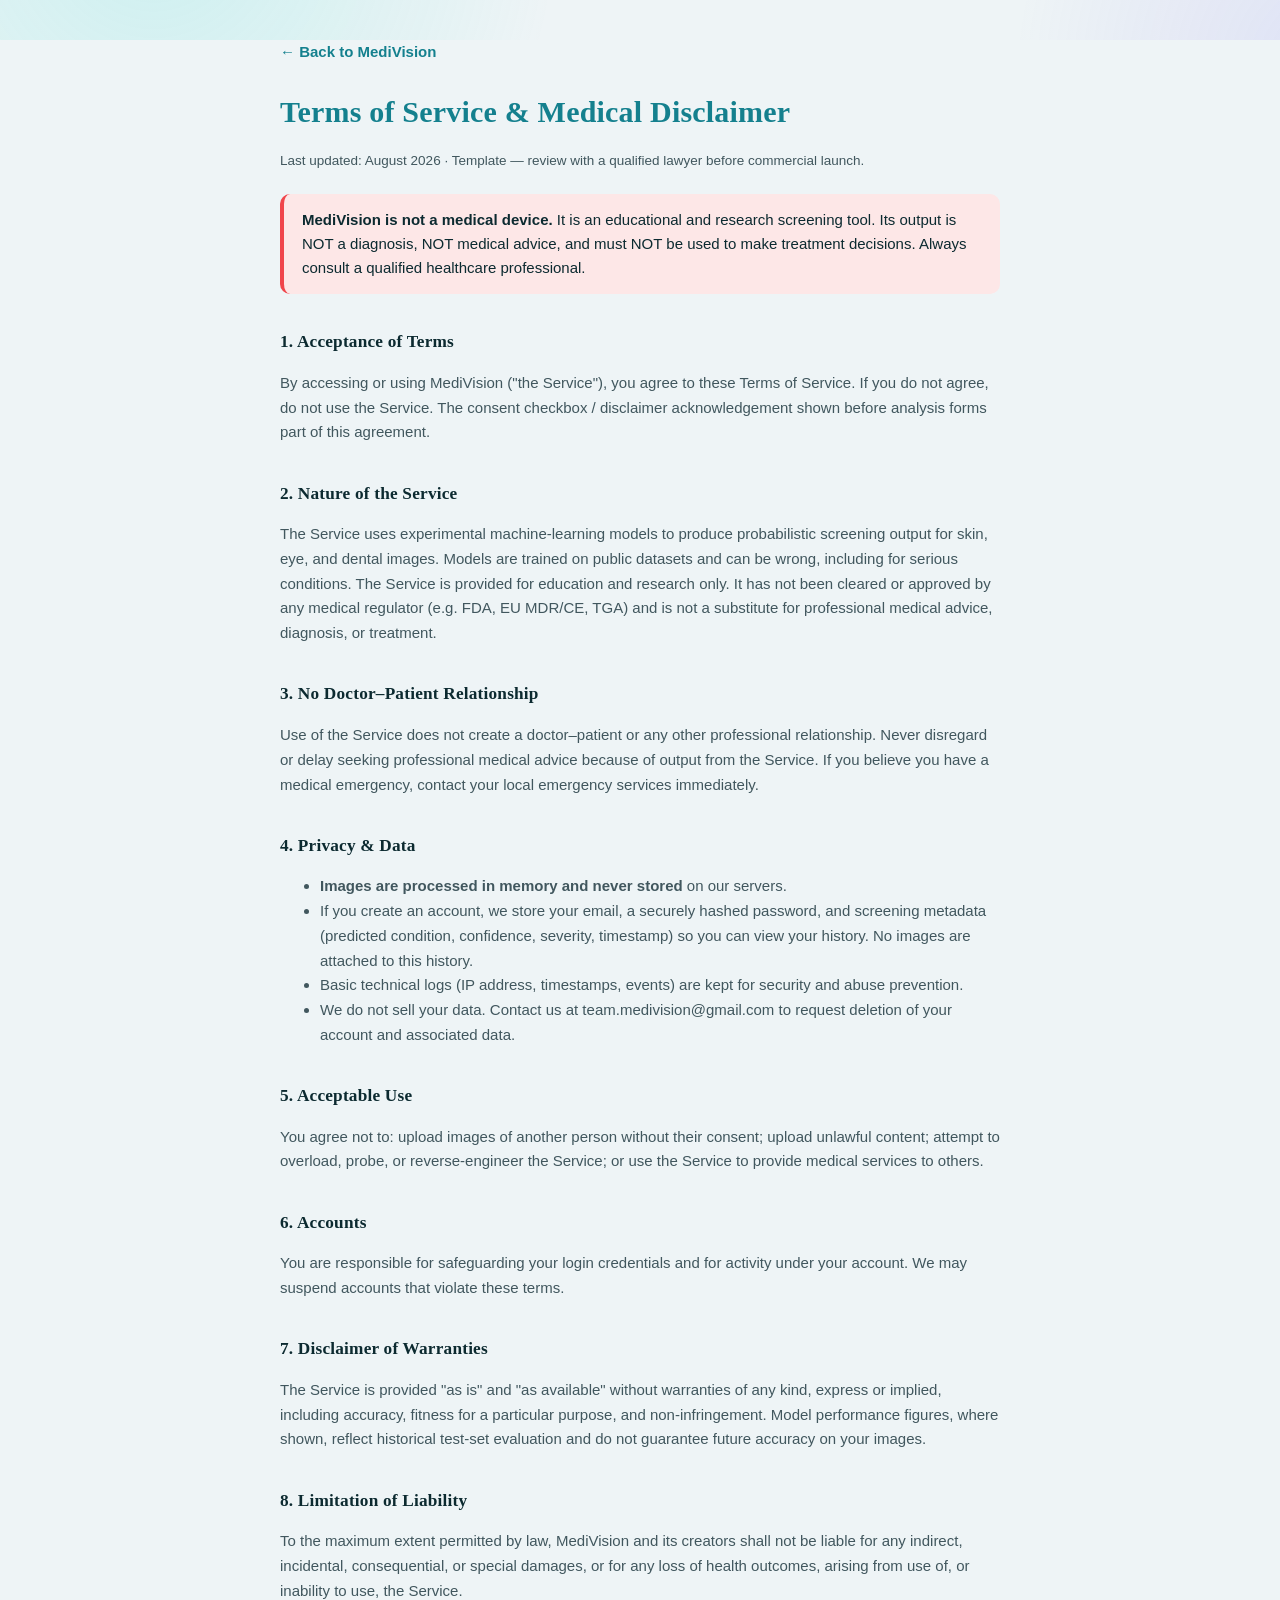
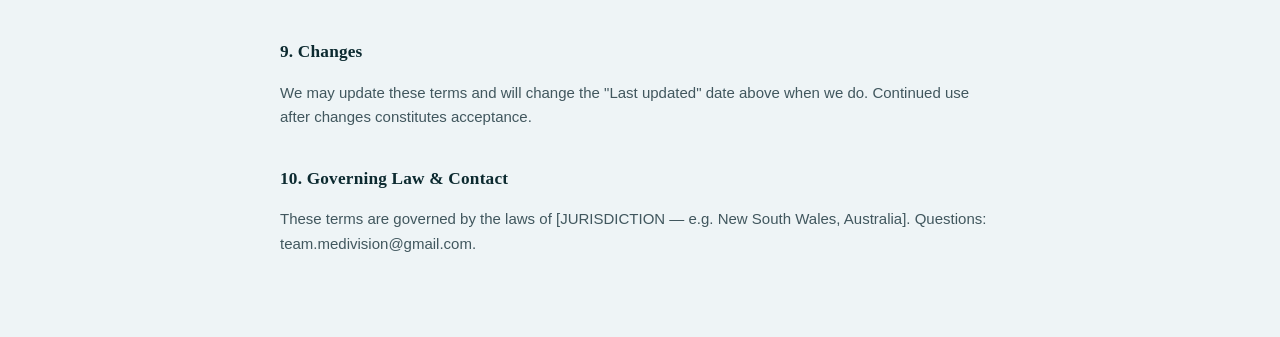
<file: frontend/terms.html>
<!DOCTYPE html>
<html lang="en">
<head>
  <meta charset="UTF-8" />
  <meta name="viewport" content="width=device-width, initial-scale=1.0" />
  <title>MediVision — Terms of Service &amp; Medical Disclaimer</title>
  <link rel="stylesheet" href="css/styles.css" />
  <style>
    .tos-wrap { max-width: 760px; margin: 40px auto 80px; padding: 0 20px; }
    .tos-wrap h1 { color: var(--teal, #14808E); }
    .tos-wrap h2 { margin-top: 2em; font-size: 1.15rem; }
    .tos-wrap p, .tos-wrap li { line-height: 1.65; color: var(--ink-2, #41575E); }
    .tos-updated { color: var(--ink-3, #6E858C); font-size: .9rem; }
    .tos-callout {
      background: var(--danger-soft, #FDE7E7); border-left: 4px solid var(--danger, #F0454B);
      padding: 14px 18px; border-radius: 10px; margin: 22px 0;
    }
    .tos-back { display: inline-block; margin-bottom: 24px; color: var(--teal, #14808E); font-weight: 600; text-decoration: none; }
  </style>
</head>
<body>
  <div class="tos-wrap">
    <a class="tos-back" href="index.html">&larr; Back to MediVision</a>
    <h1>Terms of Service &amp; Medical Disclaimer</h1>
    <p class="tos-updated">Last updated: August 2026 &middot; Template — review with a qualified lawyer before commercial launch.</p>

    <div class="tos-callout">
      <strong>MediVision is not a medical device.</strong> It is an educational and research
      screening tool. Its output is NOT a diagnosis, NOT medical advice, and must NOT be
      used to make treatment decisions. Always consult a qualified healthcare professional.
    </div>

    <h2>1. Acceptance of Terms</h2>
    <p>By accessing or using MediVision ("the Service"), you agree to these Terms of
    Service. If you do not agree, do not use the Service. The consent checkbox / disclaimer
    acknowledgement shown before analysis forms part of this agreement.</p>

    <h2>2. Nature of the Service</h2>
    <p>The Service uses experimental machine-learning models to produce probabilistic
    screening output for skin, eye, and dental images. Models are trained on public
    datasets and can be wrong, including for serious conditions. The Service is provided
    for education and research only. It has not been cleared or approved by any medical
    regulator (e.g. FDA, EU MDR/CE, TGA) and is not a substitute for professional medical
    advice, diagnosis, or treatment.</p>

    <h2>3. No Doctor–Patient Relationship</h2>
    <p>Use of the Service does not create a doctor–patient or any other professional
    relationship. Never disregard or delay seeking professional medical advice because of
    output from the Service. If you believe you have a medical emergency, contact your
    local emergency services immediately.</p>

    <h2>4. Privacy &amp; Data</h2>
    <ul>
      <li><strong>Images are processed in memory and never stored</strong> on our servers.</li>
      <li>If you create an account, we store your email, a securely hashed password, and
      screening metadata (predicted condition, confidence, severity, timestamp) so you can
      view your history. No images are attached to this history.</li>
      <li>Basic technical logs (IP address, timestamps, events) are kept for security and
      abuse prevention.</li>
      <li>We do not sell your data. Contact us at team.medivision@gmail.com to request deletion of
      your account and associated data.</li>
    </ul>

    <h2>5. Acceptable Use</h2>
    <p>You agree not to: upload images of another person without their consent; upload
    unlawful content; attempt to overload, probe, or reverse-engineer the Service; or use
    the Service to provide medical services to others.</p>

    <h2>6. Accounts</h2>
    <p>You are responsible for safeguarding your login credentials and for activity under
    your account. We may suspend accounts that violate these terms.</p>

    <h2>7. Disclaimer of Warranties</h2>
    <p>The Service is provided "as is" and "as available" without warranties of any kind,
    express or implied, including accuracy, fitness for a particular purpose, and
    non-infringement. Model performance figures, where shown, reflect historical test-set
    evaluation and do not guarantee future accuracy on your images.</p>

    <h2>8. Limitation of Liability</h2>
    <p>To the maximum extent permitted by law, MediVision and its creators shall not be
    liable for any indirect, incidental, consequential, or special damages, or for any
    loss of health outcomes, arising from use of, or inability to use, the Service.</p>

    <h2>9. Changes</h2>
    <p>We may update these terms and will change the "Last updated" date above when we do.
    Continued use after changes constitutes acceptance.</p>

    <h2>10. Governing Law &amp; Contact</h2>
    <p>These terms are governed by the laws of [JURISDICTION — e.g. New South Wales,
    Australia]. Questions: team.medivision@gmail.com.</p>
  </div>
</body>
</html>
</file>
<file: frontend/css/styles.css>
/* =========================================================
   MediVision — bold-modern design system
   Light + dark themes, glassmorphism, gradients, motion.
   ========================================================= */
:root {
  /* Brand */
  --teal:        #14808E;
  --teal-deep:   #0C5A66;
  --teal-light:  #2BA6B4;
  --cyan:        #38E1D6;
  --green:       #5FD0A8;
  --green-deep:  #2FAE86;
  --violet:      #7C6CF4;
  --amber:       #F59E0B;
  --amber-text:  #92400E;
  --danger:      #F0454B;
  --danger-deep: #B91C1C;

  /* Gradients */
  --grad-brand:  linear-gradient(135deg, #14808E 0%, #2BA6B4 45%, #38E1D6 100%);
  --grad-cta:    linear-gradient(135deg, #14808E 0%, #2FAE86 100%);
  --grad-violet: linear-gradient(135deg, #2BA6B4 0%, #7C6CF4 100%);
  --grad-warm:   linear-gradient(135deg, #F59E0B 0%, #F0454B 100%);

  /* Light surfaces */
  --bg:          #EEF4F6;
  --bg-2:        #E2ECEF;
  --surface:     #FFFFFF;
  --surface-2:   #F6FAFB;
  --glass:       rgba(255, 255, 255, 0.72);
  --glass-brd:   rgba(255, 255, 255, 0.65);
  --border:      #DCE6EA;
  --border-2:    #E8EFF1;

  /* Text */
  --ink:         #0C2A30;
  --ink-2:       #41575E;
  --ink-3:       #6E858C;

  /* Soft tints */
  --teal-soft:   #E3F2F3;
  --green-soft:  #E2F6EE;
  --amber-soft:  #FEF3C7;
  --danger-soft: #FDE7E7;

  --shadow-sm:   0 1px 3px rgba(12, 42, 48, 0.06);
  --shadow-md:   0 8px 24px rgba(12, 42, 48, 0.10);
  --shadow-lg:   0 20px 48px rgba(12, 42, 48, 0.16);
  --shadow-glow: 0 12px 32px rgba(20, 128, 142, 0.28);

  --radius:      14px;
  --radius-lg:   20px;
  --radius-xl:   28px;
  --serif:       'Georgia', 'Times New Roman', Times, serif;
  --sans:        -apple-system, BlinkMacSystemFont, 'Segoe UI', Roboto, Oxygen,
                 Ubuntu, Cantarell, 'Helvetica Neue', Arial, sans-serif;
  --nav-height:  70px;
}

/* ---------- Dark theme ---------- */
[data-theme="dark"] {
  --bg:          #081519;
  --bg-2:        #0B1E23;
  --surface:     #0F262C;
  --surface-2:   #123038;
  --glass:       rgba(18, 48, 56, 0.62);
  --glass-brd:   rgba(95, 208, 168, 0.18);
  --border:      #1C3A42;
  --border-2:    #21434C;

  --ink:         #EAF6F6;
  --ink-2:       #A9C6CB;
  --ink-3:       #8AA7AC;

  --teal-soft:   #11343B;
  --green-soft:  #0F3A30;
  --amber-soft:  #3A2E0B;
  --danger-soft: #3A1414;

  --shadow-sm:   0 1px 3px rgba(0, 0, 0, 0.4);
  --shadow-md:   0 10px 28px rgba(0, 0, 0, 0.45);
  --shadow-lg:   0 24px 56px rgba(0, 0, 0, 0.55);
  --shadow-glow: 0 12px 36px rgba(56, 225, 214, 0.22);
}

* { box-sizing: border-box; }

html, body {
  margin: 0;
  padding: 0;
  background: var(--bg);
  color: var(--ink);
  font-family: var(--sans);
  font-size: 15px;
  line-height: 1.6;
  transition: background .4s ease, color .4s ease;
}

/* Ambient page background — soft brand aurora */
body::before {
  content: "";
  position: fixed;
  inset: 0;
  z-index: -2;
  background:
    radial-gradient(45rem 45rem at 12% -8%, rgba(56, 225, 214, 0.18), transparent 60%),
    radial-gradient(40rem 40rem at 105% 8%, rgba(124, 108, 244, 0.14), transparent 55%),
    radial-gradient(50rem 50rem at 50% 120%, rgba(47, 174, 134, 0.12), transparent 60%);
  pointer-events: none;
}

/* Medical-motif background layer (cross, heartbeat, cell, DNA) */
.med-bg {
  position: fixed;
  inset: 0;
  z-index: -1;
  color: var(--teal);
  opacity: 0.05;
  pointer-events: none;
}
[data-theme="dark"] .med-bg { color: var(--cyan); opacity: 0.07; }

h1, h2, h3, h4 { font-family: var(--serif); color: var(--ink); margin: 0; letter-spacing: .2px; }

a { color: var(--teal-light); text-decoration: none; }
a:hover { text-decoration: underline; }

::selection { background: rgba(43, 166, 180, 0.28); }

/* =========================================================
   Navbar
   ========================================================= */
.navbar {
  position: sticky;
  top: 0;
  z-index: 50;
  background: var(--glass);
  -webkit-backdrop-filter: saturate(160%) blur(14px);
  backdrop-filter: saturate(160%) blur(14px);
  border-bottom: 1px solid var(--border);
}
.nav-inner {
  max-width: 1220px;
  margin: 0 auto;
  display: flex;
  align-items: center;
  padding: 12px 32px;
  min-height: var(--nav-height);
  gap: 18px;
}
.brand {
  display: inline-flex;
  align-items: center;
  gap: 12px;
  font-family: var(--serif);
  font-size: 22px;
  font-weight: bold;
  color: var(--ink);
  text-decoration: none;
  margin-right: 36px;
}
.brand:hover { text-decoration: none; }
.brand-mark {
  width: 40px;
  height: 40px;
  border-radius: 12px;
  background: var(--grad-brand);
  color: white;
  display: inline-flex;
  align-items: center;
  justify-content: center;
  flex-shrink: 0;
  box-shadow: var(--shadow-glow);
  animation: floaty 6s ease-in-out infinite;
}
.brand-name {
  line-height: 1;
  background: var(--grad-brand);
  -webkit-background-clip: text;
  background-clip: text;
  -webkit-text-fill-color: transparent;
}
.brand-name small {
  display: block;
  -webkit-text-fill-color: var(--ink-3);
  font-family: var(--sans);
  font-size: 10.5px;
  font-weight: 600;
  letter-spacing: 2px;
  text-transform: uppercase;
  margin-top: 2px;
}

.nav-links {
  list-style: none;
  display: flex;
  gap: 30px;
  margin: 0;
  padding: 0;
}
.nav-links a {
  color: var(--ink-2);
  font-size: 14.5px;
  font-weight: 600;
  padding: 6px 2px;
  position: relative;
  transition: color .15s;
}
.nav-links a::after {
  content: "";
  position: absolute;
  left: 0; bottom: -2px;
  width: 0; height: 2px;
  border-radius: 2px;
  background: var(--grad-brand);
  transition: width .2s ease;
}
.nav-links a:hover { color: var(--teal-light); text-decoration: none; }
.nav-links a:hover::after { width: 100%; }
.nav-links a.active { color: var(--teal-light); }
.nav-links a.active::after { width: 100%; }

.nav-right { margin-left: auto; display: flex; align-items: center; gap: 12px; }

.badge {
  font-size: 11.5px;
  font-weight: 700;
  padding: 6px 14px;
  border-radius: 999px;
  white-space: nowrap;
  letter-spacing: .3px;
}
.badge-amber {
  background: var(--amber-soft);
  color: var(--amber-text);
  border: 1px solid rgba(245, 158, 11, .35);
}
[data-theme="dark"] .badge-amber { color: #FCD34D; }

/* Theme toggle */
.theme-toggle {
  width: 40px;
  height: 40px;
  border-radius: 12px;
  border: 1px solid var(--border);
  background: var(--surface);
  color: var(--ink-2);
  display: inline-flex;
  align-items: center;
  justify-content: center;
  cursor: pointer;
  transition: background .2s, color .2s, transform .2s, box-shadow .2s;
}
.theme-toggle:hover { color: var(--teal-light); box-shadow: var(--shadow-sm); transform: translateY(-1px); }
.theme-toggle .icon-moon { display: none; }
[data-theme="dark"] .theme-toggle .icon-sun { display: none; }
[data-theme="dark"] .theme-toggle .icon-moon { display: inline-flex; }

/* =========================================================
   Buttons
   ========================================================= */
.btn {
  display: inline-flex;
  align-items: center;
  justify-content: center;
  gap: 8px;
  padding: 12px 24px;
  font-size: 14px;
  font-weight: 700;
  font-family: var(--sans);
  border-radius: 12px;
  border: 1px solid transparent;
  cursor: pointer;
  transition: transform .15s ease, box-shadow .2s ease, background .2s ease, border-color .2s, color .2s;
}
.btn:active { transform: translateY(1px); }
.btn:disabled { opacity: .45; cursor: not-allowed; }
.btn-primary {
  background: var(--grad-cta);
  color: white;
  box-shadow: var(--shadow-glow);
}
.btn-primary:hover:not(:disabled) { transform: translateY(-2px); box-shadow: 0 16px 40px rgba(20, 128, 142, 0.36); }
.btn-outline {
  background: var(--surface);
  color: var(--teal-light);
  border-color: var(--teal-light);
}
.btn-outline:hover:not(:disabled) { background: var(--teal-soft); transform: translateY(-2px); }
.btn-ghost { background: transparent; color: var(--ink-3); }
.btn-ghost:hover:not(:disabled) { color: var(--teal-light); }
.btn-block { width: 100%; }
.btn-cta { padding: 15px 32px; font-size: 15.5px; border-radius: 14px; }

/* =========================================================
   Screens / containers
   ========================================================= */
.screen { display: none; animation: fadeUp .5s ease both; }
.screen.active { display: block; }

.container {
  max-width: 960px;
  margin: 0 auto;
  padding: 44px 24px 80px;
}
.screen-title {
  font-size: 30px;
  color: var(--ink);
  margin-bottom: 6px;
}
.screen-title.gradient {
  background: var(--grad-brand);
  -webkit-background-clip: text; background-clip: text;
  -webkit-text-fill-color: transparent;
}
.screen-sub { color: var(--ink-3); font-size: 14.5px; margin-bottom: 26px; }

/* =========================================================
   Landing — hero
   ========================================================= */
.hero {
  position: relative;
  text-align: center;
  padding: 86px 24px 36px;
  max-width: 860px;
  margin: 0 auto;
  overflow: hidden;
}
/* Floating blobs behind hero */
.hero-blobs { position: absolute; inset: -40px 0; z-index: -1; pointer-events: none; }
.hero-blobs span {
  position: absolute;
  border-radius: 50%;
  filter: blur(46px);
  opacity: .55;
  animation: drift 14s ease-in-out infinite;
}
.hero-blobs span:nth-child(1){ width:280px;height:280px; left:6%;  top:4%;  background:#38E1D6; }
.hero-blobs span:nth-child(2){ width:240px;height:240px; right:8%; top:0;   background:#7C6CF4; animation-delay:-4s; }
.hero-blobs span:nth-child(3){ width:300px;height:300px; left:38%; top:50%; background:#2FAE86; animation-delay:-8s; }

.hero-eyebrow {
  display: inline-flex;
  align-items: center;
  gap: 8px;
  background: var(--surface);
  border: 1px solid var(--border);
  color: var(--teal-light);
  font-size: 12.5px;
  font-weight: 700;
  letter-spacing: .4px;
  padding: 7px 16px;
  border-radius: 999px;
  box-shadow: var(--shadow-sm);
  margin-bottom: 24px;
}
.hero-eyebrow .dot {
  width: 8px; height: 8px; border-radius: 50%;
  background: var(--green-deep);
  box-shadow: 0 0 0 0 rgba(47, 174, 134, .6);
  animation: ping 1.8s ease-out infinite;
}
.hero-icon {
  width: 84px;
  height: 84px;
  margin: 0 auto 26px;
  border-radius: 26px;
  background: var(--grad-brand);
  color: white;
  display: flex;
  align-items: center;
  justify-content: center;
  position: relative;
  box-shadow: var(--shadow-glow);
  animation: floaty 6s ease-in-out infinite;
}
.hero-icon::after {
  content: "";
  position: absolute;
  inset: -10px;
  border-radius: 32px;
  border: 2px solid rgba(43, 166, 180, .35);
  animation: ping 2.6s ease-out infinite;
}
.hero-title {
  font-size: 46px;
  line-height: 1.1;
  margin-bottom: 16px;
}
.hero-title .accent {
  background: var(--grad-brand);
  -webkit-background-clip: text; background-clip: text;
  -webkit-text-fill-color: transparent;
}
.hero-sub {
  color: var(--ink-2);
  font-size: 17px;
  margin: 0 auto 30px;
  max-width: 660px;
  line-height: 1.7;
}
.hero-cta-row { display: flex; gap: 14px; justify-content: center; flex-wrap: wrap; }

/* Hero illustration */
.hero-figure { max-width: 600px; margin: 40px auto 0; padding: 0 16px; }
.hf { width: 100%; height: auto; display: block; filter: drop-shadow(0 16px 32px rgba(12, 42, 48, 0.12)); }
.hf-frame { fill: var(--surface); stroke: var(--border); stroke-width: 1.5; }
.hf-dot { fill: var(--border); }
.hf-photo { fill: var(--teal-soft); stroke: var(--border); stroke-width: 1; }
.hf-blob { fill: rgba(240, 69, 75, 0.18); }
.hf-blob2 { fill: rgba(245, 158, 11, 0.28); }
.hf-lesion { fill: rgba(150, 60, 45, 0.6); }
.hf-bracket { fill: none; stroke: var(--cyan); stroke-width: 2.5; stroke-linecap: round; }
.hf-scan { fill: var(--cyan); opacity: 0.75; animation: hfscan 2.8s ease-in-out infinite; }
.hf-arrow { fill: none; stroke: var(--teal-light); stroke-width: 2; }
.hf-ah { fill: var(--teal-light); }
.hf-card { fill: var(--surface-2); stroke: var(--border); stroke-width: 1; }
.hf-ring-track { fill: none; stroke: var(--border-2); stroke-width: 6; }
.hf-ring { fill: none; stroke: url(#hfgrad); stroke-width: 6; }
.hf-pct { fill: var(--ink); font-family: var(--serif); font-weight: bold; font-size: 15px; }
.hf-title { fill: var(--ink); font-family: var(--sans); font-weight: 700; font-size: 16px; }
.hf-sub { fill: var(--ink-3); font-family: var(--sans); font-size: 12px; }
.hf-bar-tr { fill: var(--border-2); }
.hf-bar { fill: var(--teal-light); }
.hf-bar2 { fill: var(--green); }
@keyframes hfscan { 0%, 100% { transform: translateY(0); } 50% { transform: translateY(155px); } }

/* Hero stat strip */
.hero-stats {
  display: flex;
  justify-content: center;
  flex-wrap: wrap;
  gap: 14px;
  max-width: 720px;
  margin: 40px auto 0;
  padding: 0 24px;
}
.stat-chip {
  flex: 1 1 150px;
  background: var(--glass);
  -webkit-backdrop-filter: blur(10px);
  backdrop-filter: blur(10px);
  border: 1px solid var(--border);
  border-radius: var(--radius);
  padding: 16px 18px;
  text-align: center;
  box-shadow: var(--shadow-sm);
}
.stat-num {
  font-family: var(--serif);
  font-size: 30px;
  font-weight: bold;
  background: var(--grad-brand);
  -webkit-background-clip: text; background-clip: text;
  -webkit-text-fill-color: transparent;
  line-height: 1;
}
.stat-label { font-size: 12.5px; color: var(--ink-3); margin-top: 6px; font-weight: 600; letter-spacing: .3px; }

/* =========================================================
   Domain cards
   ========================================================= */
.domain-hint {
  max-width: 760px;
  margin: 56px auto 0;
  padding: 0 24px;
  text-align: center;
  color: var(--ink-3);
  font-size: 14px;
}
.domain-cards {
  display: grid;
  grid-template-columns: repeat(3, 1fr);
  gap: 22px;
  max-width: 1120px;
  margin: 22px auto 48px;
  padding: 0 24px;
}
.domain-card {
  position: relative;
  background: var(--surface);
  border: 1px solid var(--border);
  border-radius: var(--radius-lg);
  padding: 28px 26px 22px;
  text-align: left;
  cursor: pointer;
  transition: border-color .2s, box-shadow .25s, transform .25s;
  font-family: inherit;
  display: flex;
  flex-direction: column;
  min-height: 270px;
  overflow: hidden;
}
.domain-card::before {
  content: "";
  position: absolute;
  inset: 0 0 auto 0;
  height: 4px;
  background: var(--grad-brand);
  transform: scaleX(0);
  transform-origin: left;
  transition: transform .3s ease;
}
.domain-card:hover { border-color: transparent; box-shadow: var(--shadow-lg); transform: translateY(-6px); }
.domain-card:hover::before { transform: scaleX(1); }
.domain-card:hover .domain-foot { color: var(--teal-light); gap: 10px; }
.domain-icon {
  width: 62px;
  height: 62px;
  border-radius: 16px;
  background: var(--teal-soft);
  color: var(--teal);
  display: flex;
  align-items: center;
  justify-content: center;
  margin-bottom: 16px;
  transition: transform .25s ease;
}
[data-theme="dark"] .domain-icon { color: var(--cyan); }
.domain-card:hover .domain-icon { transform: scale(1.06) rotate(-3deg); }
.domain-card h3 { font-size: 20px; margin-bottom: 4px; color: var(--ink); }
.domain-sub { font-size: 12.5px; color: var(--teal-light); margin-bottom: 14px; font-weight: 700; letter-spacing: .3px; text-transform: uppercase; }
.domain-detect { font-size: 13.5px; color: var(--ink-2); line-height: 1.55; flex: 1; }
.domain-detect strong { color: var(--ink); }
.domain-chips { display: flex; flex-wrap: wrap; gap: 6px; margin: 12px 0 4px; }
.domain-chips span {
  font-size: 11px;
  font-weight: 600;
  color: var(--ink-2);
  background: var(--surface-2);
  border: 1px solid var(--border);
  padding: 3px 9px;
  border-radius: 999px;
}
.domain-foot {
  font-size: 12.5px;
  color: var(--ink-3);
  margin-top: 16px;
  font-weight: 700;
  letter-spacing: .3px;
  display: inline-flex;
  align-items: center;
  gap: 6px;
  transition: color .2s, gap .2s;
}

/* =========================================================
   Disclaimer banner + proceed CTA
   ========================================================= */
.disclaimer-banner {
  display: flex;
  gap: 14px;
  align-items: flex-start;
  max-width: 1120px;
  margin: 8px auto;
  padding: 16px 20px;
  background: var(--amber-soft);
  border: 1px solid rgba(245, 158, 11, .35);
  color: var(--amber-text);
  border-radius: var(--radius);
  font-size: 13.5px;
  line-height: 1.55;
}
[data-theme="dark"] .disclaimer-banner { color: #FCD34D; }
.disclaimer-icon, .info-icon, .alert-dot {
  display: inline-flex;
  align-items: center;
  justify-content: center;
  flex-shrink: 0;
}
.disclaimer-icon { color: var(--amber); margin-top: 2px; }
.proceed-wrap { text-align: center; margin: 18px auto 72px; }

/* =========================================================
   Info sections (How It Works / About)
   ========================================================= */
.info-section { padding: 72px 24px; border-top: 1px solid var(--border); }
.info-section-alt { background: var(--bg-2); }
.info-section-inner { max-width: 1120px; margin: 0 auto; }
.section-eyebrow {
  text-transform: uppercase;
  letter-spacing: 2.5px;
  font-size: 12px;
  font-weight: 800;
  color: var(--green-deep);
  margin-bottom: 10px;
}
.section-title { font-size: 34px; color: var(--ink); margin-bottom: 12px; }
.section-lead { color: var(--ink-2); font-size: 16px; line-height: 1.7; max-width: 780px; margin-bottom: 40px; }

/* How It Works — 4 step grid */
.steps-grid { display: grid; grid-template-columns: repeat(4, 1fr); gap: 20px; }
.step-card {
  background: var(--surface);
  border: 1px solid var(--border);
  border-radius: var(--radius-lg);
  padding: 26px 22px 22px;
  position: relative;
  transition: transform .2s, box-shadow .2s;
}
.step-card:hover { transform: translateY(-4px); box-shadow: var(--shadow-md); }
.step-num {
  position: absolute;
  top: -14px; left: 22px;
  width: 34px; height: 34px;
  border-radius: 50%;
  background: var(--grad-cta);
  color: white;
  font-family: var(--serif);
  font-weight: bold;
  font-size: 15px;
  display: flex; align-items: center; justify-content: center;
  box-shadow: var(--shadow-glow);
}
.step-icon {
  width: 50px; height: 50px;
  border-radius: 14px;
  background: var(--teal-soft);
  color: var(--teal);
  display: flex; align-items: center; justify-content: center;
  margin: 6px 0 14px;
}
[data-theme="dark"] .step-icon { color: var(--cyan); }
.step-card h4 { font-size: 16.5px; color: var(--ink); margin-bottom: 6px; }
.step-card p { font-size: 13.5px; color: var(--ink-2); margin: 0; line-height: 1.6; }

/* About */
.about-grid { display: grid; grid-template-columns: repeat(2, 1fr); gap: 20px; margin-bottom: 44px; }
.about-card {
  background: var(--surface);
  border: 1px solid var(--border);
  border-radius: var(--radius-lg);
  padding: 24px;
  box-shadow: var(--shadow-sm);
  transition: transform .2s, box-shadow .2s;
}
.about-card:hover { transform: translateY(-3px); box-shadow: var(--shadow-md); }
.about-card h4 { font-size: 17.5px; color: var(--ink); margin-bottom: 8px; }
.about-card p { font-size: 14px; color: var(--ink-2); margin: 0; line-height: 1.65; }
.team-block {
  background: var(--surface);
  border: 1px solid var(--border);
  border-left: 4px solid var(--green-deep);
  border-radius: var(--radius-lg);
  padding: 24px 26px;
  margin-bottom: 24px;
}
.team-heading { font-size: 17.5px; color: var(--ink); margin-bottom: 16px; }
.team-grid { display: grid; grid-template-columns: repeat(3, 1fr); gap: 18px; }
.team-name { font-family: var(--serif); font-weight: bold; font-size: 16px; color: var(--ink); }
.team-id { font-size: 13px; color: var(--ink-3); }
.about-footnote { font-size: 12.5px; color: var(--ink-3); font-style: italic; text-align: center; padding-top: 12px; }

/* =========================================================
   Upload screen
   ========================================================= */
.info-banner {
  display: flex; align-items: center; gap: 12px;
  background: var(--teal-soft);
  border: 1px solid var(--border);
  color: var(--teal-deep);
  padding: 13px 16px;
  border-radius: var(--radius);
  margin-bottom: 22px;
  font-size: 13.5px;
}
[data-theme="dark"] .info-banner { color: var(--cyan); }
.info-icon { color: var(--teal-light); }

.upload-zone {
  position: relative;
  border: 2px dashed var(--teal-light);
  background: var(--surface);
  border-radius: var(--radius-lg);
  padding: 60px 24px;
  text-align: center;
  cursor: pointer;
  transition: background .2s, border-color .2s, transform .2s, box-shadow .2s;
  overflow: hidden;
}
.upload-zone::after {
  content: "";
  position: absolute; inset: 0;
  background: radial-gradient(30rem 16rem at 50% -20%, rgba(56,225,214,.12), transparent 70%);
  pointer-events: none;
}
.upload-zone:hover, .upload-zone.dragover {
  background: var(--teal-soft);
  border-color: var(--green-deep);
  transform: translateY(-2px);
  box-shadow: var(--shadow-md);
}
.upload-zone:focus { outline: 2px solid var(--teal-light); outline-offset: 4px; }
.upload-icon { color: var(--teal-light); margin: 0 auto 14px; display: flex; justify-content: center; }
.upload-icon svg { animation: floaty 5s ease-in-out infinite; }
.upload-title { font-family: var(--serif); color: var(--ink); font-size: 23px; font-weight: bold; }
.upload-sub { color: var(--ink-2); font-size: 13px; margin-top: 6px; }
.upload-meta { color: var(--teal-light); font-size: 12px; margin-top: 8px; font-weight: 600; }

.preview-card {
  display: flex; align-items: center; gap: 14px;
  background: var(--surface);
  border: 1px solid var(--border);
  border-radius: var(--radius);
  padding: 12px 16px;
  margin-top: 18px;
  animation: fadeUp .35s ease both;
}
.preview-card img { width: 58px; height: 58px; object-fit: cover; border-radius: 10px; background: var(--surface-2); }
.preview-meta { flex: 1; }
.preview-name { font-weight: 700; color: var(--ink); font-size: 14px; }
.preview-size { font-size: 12px; color: var(--ink-3); }
.loaded-badge {
  color: var(--green-deep); font-weight: 700; font-size: 13px; white-space: nowrap;
  display: inline-flex; align-items: center; gap: 6px;
  background: var(--green-soft); padding: 6px 12px; border-radius: 999px;
}

.field-label { display: block; margin: 24px 0 8px; font-size: 13px; color: var(--ink-2); font-weight: 700; }
textarea {
  width: 100%;
  background: var(--surface);
  border: 1px solid var(--border);
  border-radius: var(--radius);
  padding: 13px 15px;
  font-family: var(--sans);
  /* 16px, not 14px: iOS Safari zooms the whole page when a focused field is
     under 16px. The desktop difference is negligible. */
  font-size: 16px;
  resize: vertical;
  color: var(--ink);
  transition: border-color .2s, box-shadow .2s;
}
textarea:focus { outline: none; border-color: var(--teal-light); box-shadow: 0 0 0 4px rgba(43,166,180,0.16); }
textarea::placeholder { color: var(--ink-3); }

/* Symptom quick chips on upload */
.chip-hint { font-size: 12px; color: var(--ink-3); margin: 10px 0 0; }
.symptom-chips { display: flex; flex-wrap: wrap; gap: 8px; margin-top: 10px; }
.symptom-chip {
  font-size: 12.5px; font-weight: 600;
  color: var(--teal-light);
  background: var(--surface);
  border: 1px solid var(--border);
  padding: 6px 13px;
  border-radius: 999px;
  cursor: pointer;
  transition: background .15s, color .15s, border-color .15s, transform .15s;
}
.symptom-chip:hover { background: var(--teal-soft); transform: translateY(-1px); }
.symptom-chip.added { background: var(--grad-cta); color: white; border-color: transparent; }

#analyze-btn { margin-top: 22px; }

.secondary-strip {
  display: flex; gap: 10px; align-items: center;
  margin-top: 22px; padding: 12px 16px;
  background: var(--amber-soft);
  border: 1px solid rgba(245, 158, 11, .35);
  color: var(--amber-text);
  font-size: 13px;
  border-radius: var(--radius);
}
[data-theme="dark"] .secondary-strip { color: #FCD34D; }
.upload-actions { margin-top: 22px; }

/* Accepted image-type tiles */
.accepts {
  display: grid;
  grid-template-columns: repeat(3, 1fr);
  gap: 12px;
  margin-top: 18px;
}
.accept-tile {
  display: flex;
  align-items: center;
  gap: 12px;
  background: var(--surface);
  border: 1px solid var(--border);
  border-radius: var(--radius);
  padding: 14px 16px;
  box-shadow: var(--shadow-sm);
}
.accept-ic {
  width: 40px; height: 40px; border-radius: 11px; flex-shrink: 0;
  background: var(--teal-soft); color: var(--teal);
  display: inline-flex; align-items: center; justify-content: center;
}
[data-theme="dark"] .accept-ic { color: var(--cyan); }
.accept-tile strong { display: block; font-size: 13.5px; color: var(--ink); }
.accept-tile span { font-size: 12px; color: var(--ink-3); }

/* =========================================================
   Results
   ========================================================= */
.results-header {
  display: flex; justify-content: space-between; align-items: center;
  flex-wrap: wrap; gap: 16px; margin-bottom: 22px;
}
.header-pills { display: flex; gap: 10px; flex-wrap: wrap; }
.pill { padding: 7px 15px; border-radius: 999px; font-size: 13px; font-weight: 700; border: 1px solid transparent; }
.pill-green { background: var(--green-soft); color: var(--green-deep); border-color: rgba(47,174,134,.35); }
.pill-blue  { background: var(--teal-soft); color: var(--teal-deep); border-color: var(--border); }
[data-theme="dark"] .pill-blue { color: var(--cyan); }
.pill-red   { background: var(--danger-soft); color: var(--danger-deep); border-color: rgba(240,69,75,.35); }
[data-theme="dark"] .pill-red { color: #FCA5A5; }

.alert-low-conf {
  background: var(--danger-soft);
  border: 1px solid rgba(240,69,75,.35);
  color: var(--danger-deep);
  border-radius: var(--radius);
  padding: 14px 16px;
  display: flex; gap: 12px;
  margin-bottom: 20px;
  font-size: 13px;
  animation: fadeUp .4s ease both;
}
[data-theme="dark"] .alert-low-conf { color: #FCA5A5; }
.alert-dot { color: var(--danger); }

/* Hero result: diagnosis + gauge */
.result-hero {
  display: grid;
  grid-template-columns: 1fr auto;
  gap: 24px;
  align-items: center;
  background: var(--surface);
  border: 1px solid var(--border);
  border-radius: var(--radius-lg);
  padding: 26px 28px;
  margin-bottom: 22px;
  box-shadow: var(--shadow-md);
  position: relative;
  overflow: hidden;
}
.result-hero::before {
  content: "";
  position: absolute; inset: 0 auto 0 0; width: 6px;
  background: var(--grad-cta);
}
.result-hero-main .rh-label { font-size: 11.5px; font-weight: 800; letter-spacing: 1.5px; color: var(--ink-3); text-transform: uppercase; }
.result-hero-main .rh-name {
  font-family: var(--serif);
  font-size: 34px;
  font-weight: bold;
  color: var(--ink);
  margin: 4px 0 8px;
  line-height: 1.1;
}
.result-hero-main .rh-desc { font-size: 14.5px; color: var(--ink-2); max-width: 460px; line-height: 1.6; }

/* SVG confidence gauge */
.gauge { position: relative; width: 150px; height: 150px; flex-shrink: 0; }
.gauge svg { transform: rotate(-90deg); width: 150px; height: 150px; }
.gauge .track { fill: none; stroke: var(--border-2); stroke-width: 13; }
.gauge .meter {
  fill: none;
  stroke: url(#gaugeGrad);
  stroke-width: 13;
  stroke-linecap: round;
  stroke-dasharray: 339.292;
  stroke-dashoffset: 339.292;
  transition: stroke-dashoffset 1.1s cubic-bezier(.22,1,.36,1);
}
.gauge.sev-urgent .meter { stroke: var(--danger); }
.gauge.sev-moderate .meter { stroke: var(--amber); }
.gauge.low .meter { stroke: var(--danger); }
.gauge-center {
  position: absolute; inset: 0;
  display: flex; flex-direction: column;
  align-items: center; justify-content: center;
}
.gauge-pct { font-family: var(--serif); font-size: 32px; font-weight: bold; color: var(--ink); line-height: 1; }
.gauge-cap { font-size: 11px; font-weight: 700; letter-spacing: .5px; color: var(--ink-3); text-transform: uppercase; margin-top: 4px; }

.results-row { display: grid; grid-template-columns: 1fr 1fr; gap: 20px; margin-bottom: 22px; }
.card {
  background: var(--surface);
  border: 1px solid var(--border);
  border-radius: var(--radius-lg);
  padding: 22px 22px;
  box-shadow: var(--shadow-sm);
}
.card-title {
  font-family: var(--serif);
  color: var(--ink);
  font-size: 18px;
  font-weight: bold;
  margin-bottom: 16px;
  display: flex; align-items: center; gap: 10px;
}
.card-title .ct-icon {
  width: 32px; height: 32px; border-radius: 9px;
  display: inline-flex; align-items: center; justify-content: center;
  background: var(--teal-soft); color: var(--teal);
  flex-shrink: 0;
}
[data-theme="dark"] .card-title .ct-icon { color: var(--cyan); }

.bar-chart { display: flex; flex-direction: column; gap: 10px; }
.bar-row { display: grid; grid-template-columns: 132px 1fr 46px; gap: 10px; align-items: center; font-size: 13px; }
.bar-label { color: var(--ink); font-weight: 500; }
.bar-track { background: var(--surface-2); border-radius: 999px; height: 12px; overflow: hidden; border: 1px solid var(--border-2); }
.bar-fill { height: 100%; border-radius: 999px; width: 0; transition: width .9s cubic-bezier(.22,1,.36,1); }
.bar-fill.top { background: var(--grad-cta); }
.bar-fill.urgent { background: var(--grad-warm); }
.bar-fill.other { background: linear-gradient(90deg, #9FC9CF, #B7D4DA); }
.bar-pct { color: var(--ink-2); text-align: right; font-weight: 700; font-variant-numeric: tabular-nums; }

.gradcam-wrap { display: flex; flex-direction: column; align-items: center; }
.cam-compare { display: grid; grid-template-columns: 1fr 1fr; gap: 12px; width: 100%; }
.cam-fig { margin: 0; display: flex; flex-direction: column; align-items: center; gap: 6px; }
.cam-fig img {
  width: 100%; max-height: 230px; object-fit: contain;
  border-radius: 12px; border: 1px solid var(--border); background: var(--surface-2);
}
.cam-fig figcaption { font-size: 12px; font-weight: 700; color: var(--ink-3); letter-spacing: .3px; }
.cam-legend { display: flex; align-items: center; gap: 8px; margin-top: 12px; width: 100%; font-size: 12px; color: var(--ink-2); }
.legend-bar { flex: 1; height: 9px; border-radius: 5px; background: linear-gradient(90deg, #2563EB 0%, #22C55E 50%, #EF4444 100%); }
.cam-caption { margin-top: 8px; font-size: 12px; color: var(--ink-3); font-style: italic; text-align: center; }
.cam-trust { margin-top: 8px; font-size: 12px; font-weight: 600; color: var(--teal-light); text-align: center; }
.cam-trust em { font-style: italic; }

/* Symptoms + precautions grid */
.insight-row { display: grid; grid-template-columns: 1fr 1fr; gap: 20px; margin-bottom: 22px; }
.chip-list { display: flex; flex-wrap: wrap; gap: 9px; }
.chip-list .s-chip {
  display: inline-flex; align-items: center; gap: 7px;
  font-size: 13px; font-weight: 600;
  color: var(--ink);
  background: var(--surface-2);
  border: 1px solid var(--border);
  padding: 8px 13px;
  border-radius: 999px;
}
.chip-list .s-chip .pulse { width: 7px; height: 7px; border-radius: 50%; background: var(--teal-light); flex-shrink: 0; }
.s-chip.matched { background: var(--green-soft); border-color: rgba(47,174,134,.4); color: var(--green-deep); }
.s-chip.matched .pulse { background: var(--green-deep); }

.precaution-list { list-style: none; margin: 0; padding: 0; display: flex; flex-direction: column; gap: 11px; }
.precaution-list li { display: flex; gap: 11px; align-items: flex-start; font-size: 13.5px; color: var(--ink-2); line-height: 1.5; }
.precaution-list .tick {
  width: 22px; height: 22px; border-radius: 50%;
  background: var(--green-soft); color: var(--green-deep);
  display: inline-flex; align-items: center; justify-content: center;
  flex-shrink: 0; margin-top: 1px;
}

/* When to see a doctor callout */
.doctor-callout {
  display: flex; gap: 14px; align-items: flex-start;
  background: linear-gradient(135deg, rgba(20,128,142,.08), rgba(124,108,244,.08));
  border: 1px solid var(--border);
  border-left: 4px solid var(--teal-light);
  border-radius: var(--radius);
  padding: 16px 18px;
  margin-bottom: 22px;
}
.doctor-callout .dc-icon {
  width: 40px; height: 40px; border-radius: 12px;
  background: var(--grad-violet); color: white;
  display: inline-flex; align-items: center; justify-content: center; flex-shrink: 0;
}
.doctor-callout h4 { font-size: 15px; color: var(--ink); margin-bottom: 3px; }
.doctor-callout p { margin: 0; font-size: 13.5px; color: var(--ink-2); line-height: 1.55; }

.symptom-list {
  display: flex; flex-direction: column; gap: 8px;
  background: var(--green-soft);
  border-left: 4px solid var(--green-deep);
  padding: 13px 15px;
  border-radius: 10px;
  font-size: 13px;
}
.symptom-item { color: var(--ink); }
.symptom-item strong { color: var(--green-deep); }

.severity-banner {
  padding: 16px 18px;
  border-radius: var(--radius);
  margin-bottom: 22px;
  display: flex; align-items: center; gap: 14px;
  font-size: 14px;
  border: 1px solid;
}
.severity-banner.urgent { background: var(--danger-soft); border-color: rgba(240,69,75,.4); color: var(--danger-deep); }
[data-theme="dark"] .severity-banner.urgent { color: #FCA5A5; }
.severity-banner.moderate { background: var(--amber-soft); border-color: rgba(245,158,11,.4); color: var(--amber-text); }
[data-theme="dark"] .severity-banner.moderate { color: #FCD34D; }
.severity-banner.mild, .severity-banner.normal { background: var(--green-soft); border-color: rgba(47,174,134,.4); color: var(--green-deep); }
.severity-label {
  font-family: var(--serif); font-weight: bold; font-size: 14px; letter-spacing: 1px;
  padding: 5px 12px; border-radius: 8px;
  background: rgba(255, 255, 255, 0.6); color: inherit;
}
[data-theme="dark"] .severity-label { background: rgba(0,0,0,0.25); }

.explanation-card { background: linear-gradient(135deg, var(--green-soft), var(--teal-soft)); border-color: var(--border); }
.explanation-card .card-title { color: var(--green-deep); }
.explanation-card p { margin: 0; color: var(--ink); font-size: 14.5px; line-height: 1.7; }

.advice-strip {
  display: flex; gap: 10px; align-items: center;
  background: var(--amber-soft);
  border: 1px solid rgba(245,158,11,.35);
  color: var(--amber-text);
  padding: 12px 16px;
  border-radius: var(--radius);
  font-size: 13px;
  margin: 22px 0;
}
[data-theme="dark"] .advice-strip { color: #FCD34D; }
.results-actions { display: flex; gap: 12px; justify-content: center; }

/* =========================================================
   Disclaimer modal
   ========================================================= */
.modal-overlay {
  position: fixed; inset: 0;
  background: rgba(8, 21, 25, 0.7);
  -webkit-backdrop-filter: blur(6px); backdrop-filter: blur(6px);
  /* justify-content centres horizontally; margin:auto on the card centres it
     vertically WHEN it fits and lets the overlay scroll when it does not.
     align-items:center would clip a tall card's top out of reach — which on a
     landscape phone hid the "Accept" button and blocked the whole app. */
  display: flex; justify-content: center;
  overflow-y: auto; -webkit-overflow-scrolling: touch;
  z-index: 999; padding: 24px;
}
.modal-card {
  background: var(--surface);
  border: 1px solid var(--border);
  border-radius: var(--radius-lg);
  padding: 34px;
  max-width: 580px; width: 100%;
  margin: auto;
  box-shadow: var(--shadow-lg);
  animation: fadeUp .4s ease both;
}
.modal-icon {
  width: 60px; height: 60px; border-radius: 18px;
  background: var(--grad-warm); color: white;
  display: flex; align-items: center; justify-content: center;
  margin: 0 auto 18px;
  box-shadow: 0 12px 28px rgba(240,69,75,.3);
}
.modal-card h2 { text-align: center; margin-bottom: 16px; color: var(--ink); }
.modal-card p { color: var(--ink-2); font-size: 14px; margin: 0 0 12px; }

/* =========================================================
   Toast / spinner
   ========================================================= */
.toast {
  position: fixed; bottom: 24px; left: 50%;
  transform: translateX(-50%) translateY(8px);
  background: var(--ink); color: var(--surface);
  padding: 13px 22px; border-radius: 12px;
  box-shadow: var(--shadow-lg); font-size: 14px;
  opacity: 0; pointer-events: none;
  transition: opacity .25s, transform .25s;
  z-index: 1200; max-width: 90vw;
  border: 1px solid var(--border);
}
.toast.show { opacity: 1; transform: translateX(-50%) translateY(0); }

.spinner-overlay {
  position: fixed; inset: 0;
  background: var(--glass);
  -webkit-backdrop-filter: blur(10px); backdrop-filter: blur(10px);
  display: flex; flex-direction: column; align-items: center; justify-content: center;
  gap: 18px; z-index: 800;
}
.pipeline { display: flex; flex-direction: column; align-items: center; gap: 16px; }
.spinner {
  width: 54px; height: 54px;
  border: 4px solid var(--border);
  border-top-color: var(--teal-light);
  border-radius: 50%;
  animation: spin 0.9s linear infinite;
}
.spinner-text { font-family: var(--serif); color: var(--ink); font-size: 17px; }
.pipe-steps { list-style: none; margin: 6px 0 0; padding: 0; text-align: left; min-width: 280px; }
.pipe-step { display: flex; align-items: center; gap: 12px; padding: 8px 0; font-size: 14px; color: var(--ink-3); transition: color .2s ease; }
.pipe-dot {
  width: 18px; height: 18px; border-radius: 50%;
  border: 2px solid var(--border); flex-shrink: 0; position: relative;
  transition: border-color .2s ease, background .2s ease;
}
.pipe-step.active { color: var(--teal-light); font-weight: 700; }
.pipe-step.active .pipe-dot { border-color: var(--teal-light); border-top-color: transparent; animation: spin 0.7s linear infinite; }
.pipe-step.done { color: var(--green-deep); }
.pipe-step.done .pipe-dot { border-color: var(--green-deep); background: var(--green-deep); animation: none; }
.pipe-step.done .pipe-dot::after {
  content: ""; position: absolute; left: 5px; top: 2px;
  width: 4px; height: 8px; border: solid white; border-width: 0 2px 2px 0; transform: rotate(45deg);
}

/* =========================================================
   Utilities + keyframes
   ========================================================= */
.hidden { display: none !important; }
[id="home"], [id="how"], [id="about"] { scroll-margin-top: calc(var(--nav-height) + 8px); }

/* Programmatically-focused page headings shouldn't show a focus ring */
.screen h1:focus, .screen h2:focus { outline: none; }

@keyframes spin { to { transform: rotate(360deg); } }
@keyframes floaty { 0%,100% { transform: translateY(0); } 50% { transform: translateY(-7px); } }
@keyframes drift {
  0%,100% { transform: translate(0,0) scale(1); }
  33%     { transform: translate(18px,-14px) scale(1.06); }
  66%     { transform: translate(-14px,12px) scale(.96); }
}
@keyframes ping {
  0%   { box-shadow: 0 0 0 0 rgba(47,174,134,.5); }
  70%  { box-shadow: 0 0 0 10px rgba(47,174,134,0); }
  100% { box-shadow: 0 0 0 0 rgba(47,174,134,0); }
}
.hero-icon::after { animation-name: ringpulse; }
@keyframes ringpulse {
  0%   { transform: scale(1); opacity: .7; }
  100% { transform: scale(1.18); opacity: 0; }
}
@keyframes fadeUp { from { opacity: 0; transform: translateY(14px); } to { opacity: 1; transform: translateY(0); } }

@media (prefers-reduced-motion: reduce) {
  *, *::before, *::after { animation: none !important; transition: none !important; }
}

/* =========================================================
   Standalone pages (Home wrap / How It Works / About)
   ========================================================= */
.home-wrap { max-width: 1120px; margin: 0 auto; padding: 0 24px; }

.page { max-width: 1080px; margin: 0 auto; padding: 52px 24px 64px; }
.page-hero { text-align: center; max-width: 780px; margin: 0 auto 44px; }
.page-hero .section-eyebrow { margin-bottom: 10px; }
.page-title {
  font-size: 42px;
  line-height: 1.1;
  margin-bottom: 14px;
  background: var(--grad-brand);
  -webkit-background-clip: text; background-clip: text;
  -webkit-text-fill-color: transparent;
}
.page-lead { color: var(--ink-2); font-size: 16.5px; line-height: 1.7; }

.block-title { font-size: 23px; color: var(--ink); text-align: center; margin: 8px 0 20px; }

/* Flow rail (How It Works) */
.flow-rail {
  display: flex; align-items: flex-start; justify-content: center;
  flex-wrap: wrap; gap: 4px; max-width: 760px; margin: 0 auto 44px;
}
.flow-node { display: flex; flex-direction: column; align-items: center; gap: 9px; font-size: 13px; font-weight: 700; color: var(--ink-2); width: 92px; }
.flow-dot {
  width: 46px; height: 46px; border-radius: 50%;
  background: var(--grad-cta); color: white;
  display: flex; align-items: center; justify-content: center;
  font-family: var(--serif); font-weight: bold; font-size: 17px;
  box-shadow: var(--shadow-glow);
}
.flow-line { flex: 1; min-width: 24px; height: 2px; margin-top: 22px; background: linear-gradient(90deg, var(--teal-light), var(--green-deep)); }

/* What every result includes (How It Works) */
.output-grid { display: grid; grid-template-columns: repeat(2, 1fr); gap: 16px; margin-bottom: 40px; }
.output-item {
  display: flex; gap: 14px; align-items: flex-start;
  background: var(--surface); border: 1px solid var(--border);
  border-radius: var(--radius-lg); padding: 18px 20px; box-shadow: var(--shadow-sm);
  transition: transform .2s, box-shadow .2s;
}
.output-item:hover { transform: translateY(-3px); box-shadow: var(--shadow-md); }
.oi-icon {
  width: 42px; height: 42px; border-radius: 12px; flex-shrink: 0;
  background: var(--teal-soft); color: var(--teal);
  display: inline-flex; align-items: center; justify-content: center;
}
[data-theme="dark"] .oi-icon { color: var(--cyan); }
.output-item strong { display: block; color: var(--ink); font-size: 15px; margin-bottom: 3px; }
.output-item p { margin: 0; font-size: 13.5px; color: var(--ink-2); line-height: 1.55; }

.page-cta { text-align: center; margin-top: 8px; }

/* System architecture diagram (How It Works) */
.arch-card { overflow-x: auto; margin-bottom: 40px; }
.arch { width: 100%; min-width: 580px; height: auto; display: block; }
.arch .box { fill: var(--surface); stroke: var(--border); stroke-width: 1.5; }
.arch .router { fill: var(--teal-soft); stroke: var(--teal); stroke-width: 1.8; }
.arch .out { fill: var(--green-soft); stroke: var(--green-deep); stroke-width: 1.8; }
.arch .t { fill: var(--ink); font-family: var(--sans); font-size: 14px; font-weight: 700; }
.arch .ts { fill: var(--ink-3); font-family: var(--sans); font-size: 11px; }
.arch .edge { fill: none; stroke: var(--teal-light); stroke-width: 2; }
.arch .ah { fill: var(--teal-light); }
.arch-cap { font-size: 12.5px; color: var(--ink-3); text-align: center; margin: 14px 0 0; }

/* Model performance metrics (How It Works) */
.metrics-grid { display: grid; grid-template-columns: repeat(4, 1fr); gap: 16px; margin-bottom: 12px; }
.metric-stat {
  background: var(--surface); border: 1px solid var(--border);
  border-radius: var(--radius-lg); padding: 20px 16px; box-shadow: var(--shadow-sm);
  text-align: center; transition: transform .2s, box-shadow .2s;
}
.metric-stat:hover { transform: translateY(-3px); box-shadow: var(--shadow-md); }
.ms-domain { font-size: 11.5px; font-weight: 800; letter-spacing: .8px; text-transform: uppercase; color: var(--ink-3); }
.ms-val {
  font-family: var(--serif); font-size: 30px; font-weight: bold; line-height: 1.1; margin: 8px 0 4px;
  background: var(--grad-brand); -webkit-background-clip: text; background-clip: text; -webkit-text-fill-color: transparent;
}
.ms-cap { font-size: 12px; color: var(--ink-2); line-height: 1.4; }
.metrics-note { font-size: 12px; color: var(--ink-3); font-style: italic; text-align: center; margin-bottom: 40px; }
.metrics-note code { font-style: normal; font-family: var(--sans); background: var(--surface-2); border: 1px solid var(--border); padding: 1px 6px; border-radius: 6px; font-size: 11.5px; color: var(--ink-2); }

/* Tech stack pills (About) */
.tech-row { display: flex; flex-wrap: wrap; gap: 10px; justify-content: center; margin-bottom: 40px; }
.tech-pill {
  font-size: 13px; font-weight: 600; color: var(--teal-deep);
  background: var(--teal-soft); border: 1px solid var(--border);
  padding: 8px 16px; border-radius: 999px;
}
[data-theme="dark"] .tech-pill { color: var(--cyan); }

/* Team members with avatars (About) */
.team-member { display: flex; align-items: center; gap: 12px; }
.team-avatar {
  width: 44px; height: 44px; border-radius: 50%;
  background: var(--grad-cta); color: white;
  display: flex; align-items: center; justify-content: center;
  font-family: var(--serif); font-weight: bold; font-size: 14px; flex-shrink: 0;
}

/* =========================================================
   Footer
   ========================================================= */
.site-footer { border-top: 1px solid var(--border); background: var(--surface); margin-top: 48px; }
.footer-inner {
  max-width: 1220px; margin: 0 auto; padding: 28px 32px;
  display: flex; align-items: center; gap: 20px; flex-wrap: wrap;
}
.footer-brand { display: flex; align-items: center; gap: 12px; }
.footer-brand .brand-mark { width: 38px; height: 38px; animation: none; }
.footer-name { font-family: var(--serif); font-weight: bold; color: var(--ink); font-size: 16px; }
.footer-tag { font-size: 12px; color: var(--ink-3); }
.footer-links { display: flex; gap: 20px; margin-left: auto; flex-wrap: wrap; }
.footer-links a { color: var(--ink-2); font-size: 13.5px; font-weight: 600; }
.footer-links a:hover, .footer-links a.active { color: var(--teal-light); text-decoration: none; }
.footer-note { width: 100%; border-top: 1px solid var(--border-2); padding-top: 14px; margin-top: 4px; font-size: 12px; color: var(--ink-3); }

/* =========================================================
   Mobile nav toggle
   ========================================================= */
.nav-toggle {
  display: none; background: var(--surface);
  border: 1px solid var(--border); border-radius: 12px;
  color: var(--teal-light); cursor: pointer;
  width: 44px; height: 44px;   /* comfortable touch target */
  align-items: center; justify-content: center;
}
.nav-toggle:hover { background: var(--teal-soft); }

/* =========================================================
   Responsive
   ========================================================= */
@media (max-width: 980px) {
  .domain-cards { grid-template-columns: 1fr; }
  .steps-grid { grid-template-columns: repeat(2, 1fr); }
  .about-grid { grid-template-columns: 1fr; }
  .team-grid { grid-template-columns: 1fr; gap: 12px; }
  .output-grid { grid-template-columns: 1fr; }
  .accepts { grid-template-columns: 1fr; }
  .metrics-grid { grid-template-columns: repeat(2, 1fr); }
}
/* Collapse the navbar to a hamburger at 900px, not 760px. Between ~761px and
   ~850px the full desktop nav (brand + links + "research preview" badge +
   theme toggle + auth buttons) does not fit and spilled off-screen, causing
   horizontal scroll on iPad-portrait and small laptop windows. */
@media (max-width: 900px) {
  .nav-inner { position: relative; }
  .nav-toggle { display: inline-flex; order: 3; }
  .nav-right { gap: 8px; }
  .nav-links {
    display: none; position: absolute; top: 100%; left: 0; right: 0;
    flex-direction: column; gap: 0; background: var(--surface);
    border-bottom: 1px solid var(--border); box-shadow: var(--shadow-md);
    padding: 8px 18px 12px; z-index: 50;
  }
  .nav-links.open { display: flex; }
  .nav-links a { display: block; padding: 13px 4px; font-size: 15px; border-bottom: 1px solid var(--border-2); }
  .navbar .badge { display: none; }
}

@media (max-width: 760px) {
  .nav-inner { padding: 12px 18px; }
  .brand { margin-right: 0; font-size: 19px; }
  .modal-overlay { padding: 16px; }
  .modal-card { padding: 26px 22px; }
  .hero { padding: 56px 20px 24px; }
  .hero-title { font-size: 32px; }
  .result-hero { grid-template-columns: 1fr; justify-items: center; text-align: center; }
  .result-hero-main .rh-desc { margin: 0 auto; }
  .result-hero::before { width: 100%; height: 6px; inset: 0 0 auto 0; }
  .results-row, .insight-row { grid-template-columns: 1fr; }
  .steps-grid { grid-template-columns: 1fr; }
  .info-section { padding: 52px 20px; }
  .section-title { font-size: 27px; }
  .page-title { font-size: 31px; }
  .bar-row { grid-template-columns: 112px 1fr 42px; }
  .footer-inner { flex-direction: column; align-items: flex-start; gap: 16px; }
  .footer-links { margin-left: 0; }
}

/* =========================================================
   Print stylesheet
   ========================================================= */
@media print {
  body { background: white; color: black; }
  body::before { display: none; }
  .navbar, .site-footer, .med-bg,
  #screen-home, #screen-how, #screen-about, #screen-upload,
  .no-print, .spinner-overlay, .toast { display: none !important; }
  #screen-results { display: block !important; }
  .container { padding: 0; max-width: none; }
  .card, .result-hero { box-shadow: none; border-color: #ccc; }
  .results-actions { display: none !important; }
  .results-row, .insight-row { grid-template-columns: 1fr 1fr; }
}

/* ── API OFFLINE BANNER ─────────────────────────────────────────────────────
   Shown when the backend is unreachable — see checkApiHealth() in app.js.
   Deliberately loud: this is a medical screening tool, and a page that looks
   functional while the model is unreachable is worse than an obvious outage. */
.api-offline {
  background: #7f1d1d;
  color: #fff;
  padding: 12px 20px;
  font-size: 14px;
  line-height: 1.5;
  text-align: center;
}
.api-offline strong { display: block; font-weight: 700; margin-bottom: 2px; }
.api-offline span { opacity: 0.9; font-size: 13px; }
</file>
